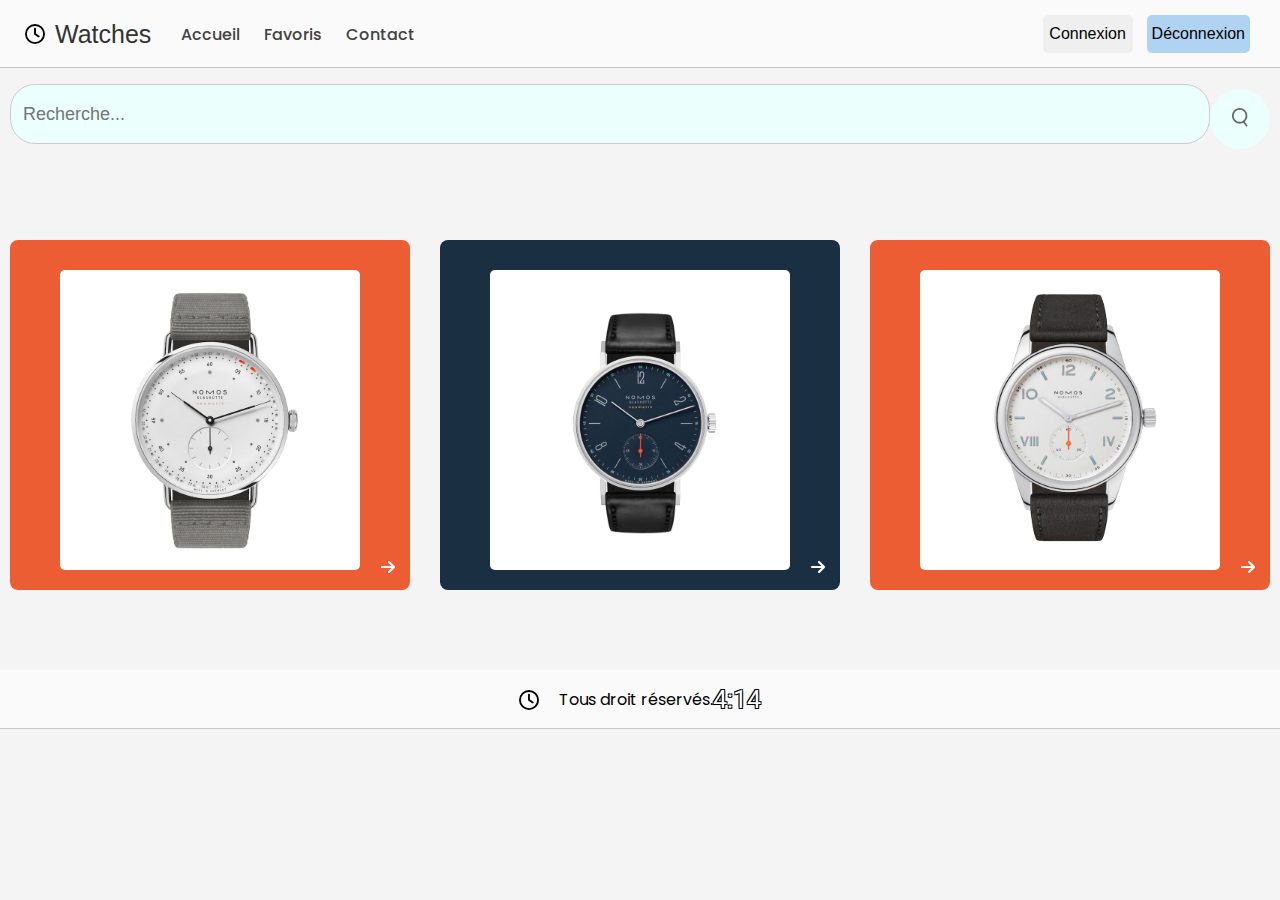
<file: index.html>
<!DOCTYPE html>
<html lang="fr">
<head>
    <meta charset="UTF-8">
    <meta http-equiv="X-UA-Compatible" content="IE=edge">
    <meta name="viewport" content="width=device-width, initial-scale=1.0">
    <link rel="stylesheet" href="assets/css/style.css">
    <link rel="stylesheet" href="assets/css/all.min.css">
    <link rel="preconnect" href="https://fonts.googleapis.com">
    <link rel="preconnect" href="https://fonts.gstatic.com" crossorigin>
    <link href="https://fonts.googleapis.com/css2?family=Poppins&family=Roboto:wght@100&family=Signika:wght@600&display=swap" rel="stylesheet">
    <title>Watches</title>
</head>
<body>
    <header>
      <a id="home"></a>
      <nav>
        <a href="#" class="nav-icon" aria-label="page d'accueil" aria-current="page"><img src="assets/images/clock-regular.svg" alt="icone horloge">
          <span>Watches</span>
        </a>
        <div class="main-nav-links">
          <!-- Hamburger -->
          <button class="hamburger" type="button" aria-label="Toggle Navigation"
          aria-expanded="false">
            <span></span>
            <span></span>
            <span></span>
          </button>
          <div class="navlinks-container">
            <a href="index.html" aria-current="page">Accueil</a>
            <a href="favoris.html" class="fav">Favoris</a>
            <a href="contact.html">Contact</a>
          </div>
        </div>

        <div class="nav-authentication">
          <a href="#" class="sign-user" aria-label="Sign in page">
            <img src="assets/images/user-solid.svg" alt="user icon">
          </a>
          <div class="sign-btns">
            <button type="button">Connexion</button>
            <button type="button">Déconnexion</button>
          </div>
        </div>
      </nav>
    </header>
    
    <main>
      <div class="search">
        <input type="text" placeholder="Recherche..." spellcheck="false">
        <button><img src="assets/images/search.png" alt="icone loupe"></button>
      </div>
      <!-- Card -->
        <div class="card-container">
          <div class="card-wrapper">
            <div class="card">
              <div class="card-front">
                <img src="assets/images/1165_metro_neomatik_41_update_1bn_pr.jpg" alt="photo montre" class="watch">
                <i class="fa-solid fa-arrow-right"></i>
              </div>
              <div class="card-back">
                <p>Marque: Nomos</p>
                <p>Modele: Metro 41 Update </p>
                <p class="card-price">
                  Prix: 3700€
                </p>
                <i class="fa-regular fa-heart"></i>
                <a href="montre.html" class="btn">En savoir plus</a>
              </div>
            </div>
          </div>
          <div class="card-wrapper">
            <div class="card">
              <div class="card-front">
                <img src="assets/images/0177_Tangente_neomatik_nachtblau-2d-front-masked.jpg" alt="photo montre" class="watch">
                <i class="fa-solid fa-arrow-right"></i>
                
              </div>
              <div class="card-back">
                <p>Marque: Nomos</p>
                <p>Modele: Tangente </p>
                <p class="card-price">
                  Prix: 2700€
                </p>
                <i class="fa-regular fa-heart"></i>
                <a href="#" class="btn">En savoir plus</a>
              </div>
            </div>
          </div>
          <div class="card-wrapper">
            <div class="card">
              <div class="card-front">
                <img src="assets/images/0735_0737_club_38_campus-2d-front-masked.jpg" alt="photo montre" class="watch">
                <i class="fa-solid fa-arrow-right"></i>
              </div>
              <div class="card-back">
                <p>Marque: Nomos</p>
                <p>Modele: Club </p>
                <p class="card-price">
                  Prix: 1600€
                </p>
                <i class="fa-regular fa-heart"></i>
                <a href="#" class="btn">En savoir plus</a>
              </div>
            </div>
          </div>
        </div>
    </main>
       
<footer>
      <div class="footer">
        <a href="#home" class="nav-icon" aria-label="page d'accueil" aria-current="page"><img src="assets/images/clock-regular.svg" alt="icone horloge"></a>
        <span>
              Tous droit réservés.
        </span>
        <!-- Horloge numérique -->
        <div id="time"></div>
      </div>
</footer>
<!-- JS  -->
<script src="assets/js/script.js"></script>
</body>
</html>
</file>
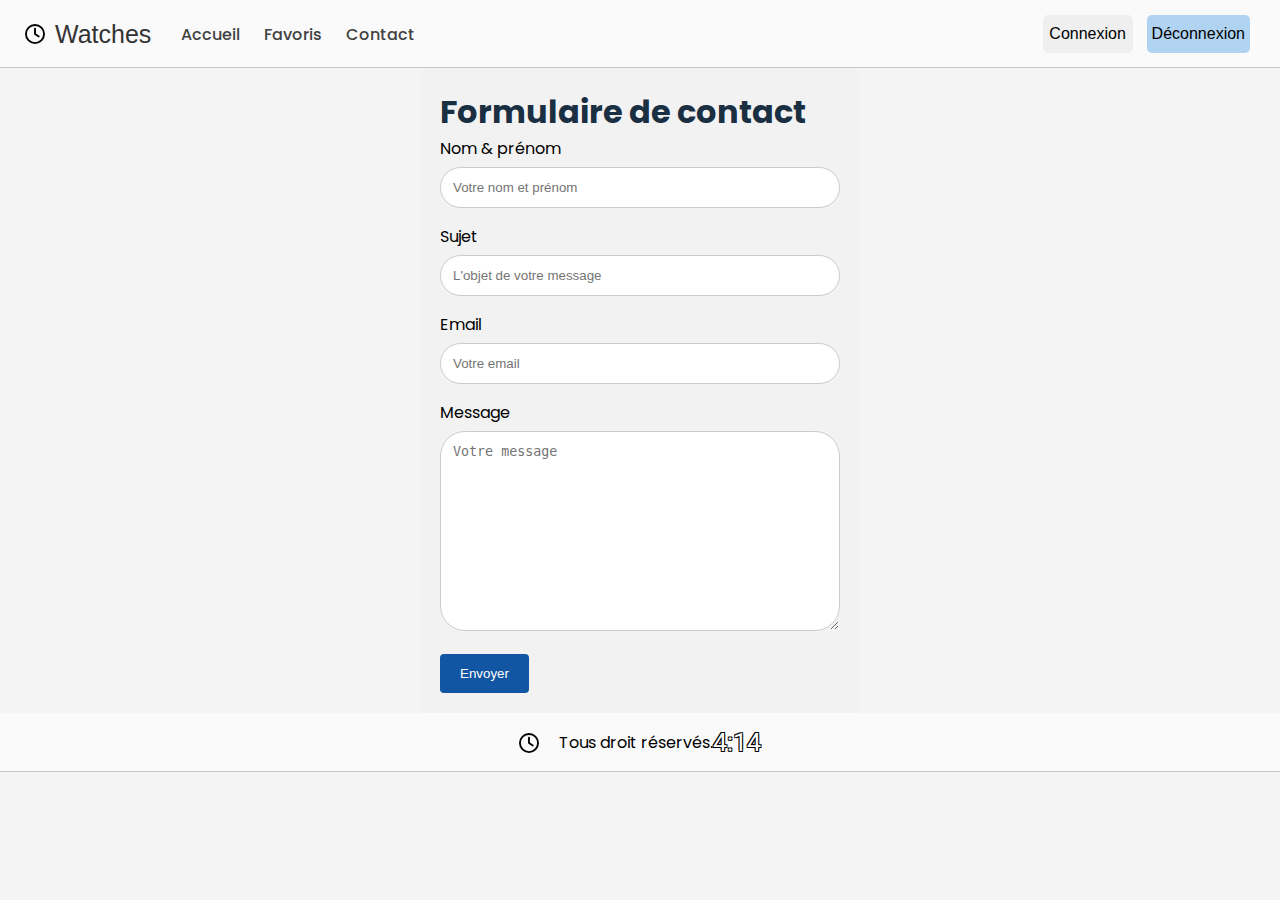
<file: contact.html>
<!DOCTYPE html>
<html lang="fr">
<head>
    <meta charset="UTF-8">
    <meta http-equiv="X-UA-Compatible" content="IE=edge">
    <meta name="viewport" content="width=device-width, initial-scale=1.0">
    <link rel="stylesheet" href="assets/css/style.css">
    <link rel="stylesheet" href="assets/css/all.min.css">
    <link rel="preconnect" href="https://fonts.googleapis.com">
    <link rel="preconnect" href="https://fonts.gstatic.com" crossorigin>
    <link href="https://fonts.googleapis.com/css2?family=Poppins&family=Roboto:wght@100&family=Signika:wght@600&display=swap" rel="stylesheet">
    <title>Watches</title>
</head>
<body>
    <header>
      <nav>
        <a href="index.html" class="nav-icon" aria-label="page d'accueil" aria-current="page"><img src="assets/images/clock-regular.svg" alt="icone horloge">
          <span>Watches</span>
        </a>
        <div class="main-nav-links">
          <button class="hamburger" type="button" aria-label="Toggle Navigation"
          aria-expanded="false">
            <span></span>
            <span></span>
            <span></span>
          </button>
          <div class="navlinks-container">
            <a href="index.html" aria-current="page">Accueil</a>
            <a href="favoris.html">Favoris</a>
            <a href="#">Contact</a>
          </div>
        </div>

        <div class="nav-authentication">
          <a href="#" class="sign-user" aria-label="Sign in page">
            <img src="assets/images/user-solid.svg" alt="user icon">
          </a>
          <div class="sign-btns">
            <button type="button">Connexion</button>
            <button type="button">Déconnexion</button>
          </div>
        </div>
      </nav>
    </header>
    <div class="container">
        <h1>Formulaire de contact</h1>
        <form action="/action_page.php">
          <label for="fname">Nom & prénom</label>
          <input type="text" id="fname" name="firstname" placeholder="Votre nom et prénom">
      
          <label for="sujet">Sujet</label>
          <input type="text" id="sujet" name="sujet" placeholder="L'objet de votre message">
      
          <label for="emailAddress">Email</label>
          <input id="emailAddress" type="email" name="email" placeholder="Votre email">
      
      
          <label for="subject">Message</label>
          <textarea id="subject" name="subject" placeholder="Votre message" style="height:200px"></textarea>
      
          <input type="submit" value="Envoyer">
        </form>
      </div>
        
      <footer>
        <div class="footer">
          <a href="#home" class="nav-icon" aria-label="page d'accueil" aria-current="page"><img src="assets/images/clock-regular.svg" alt="icone horloge"></a>
          <span>
                Tous droit réservés.
          </span>
          <!-- Horloge numérique -->
          <div id="time"></div>
        </div>
  </footer>
    <!-- JS  -->
    <script src="assets/js/script.js"></script>    
</body>
</html>
</file>
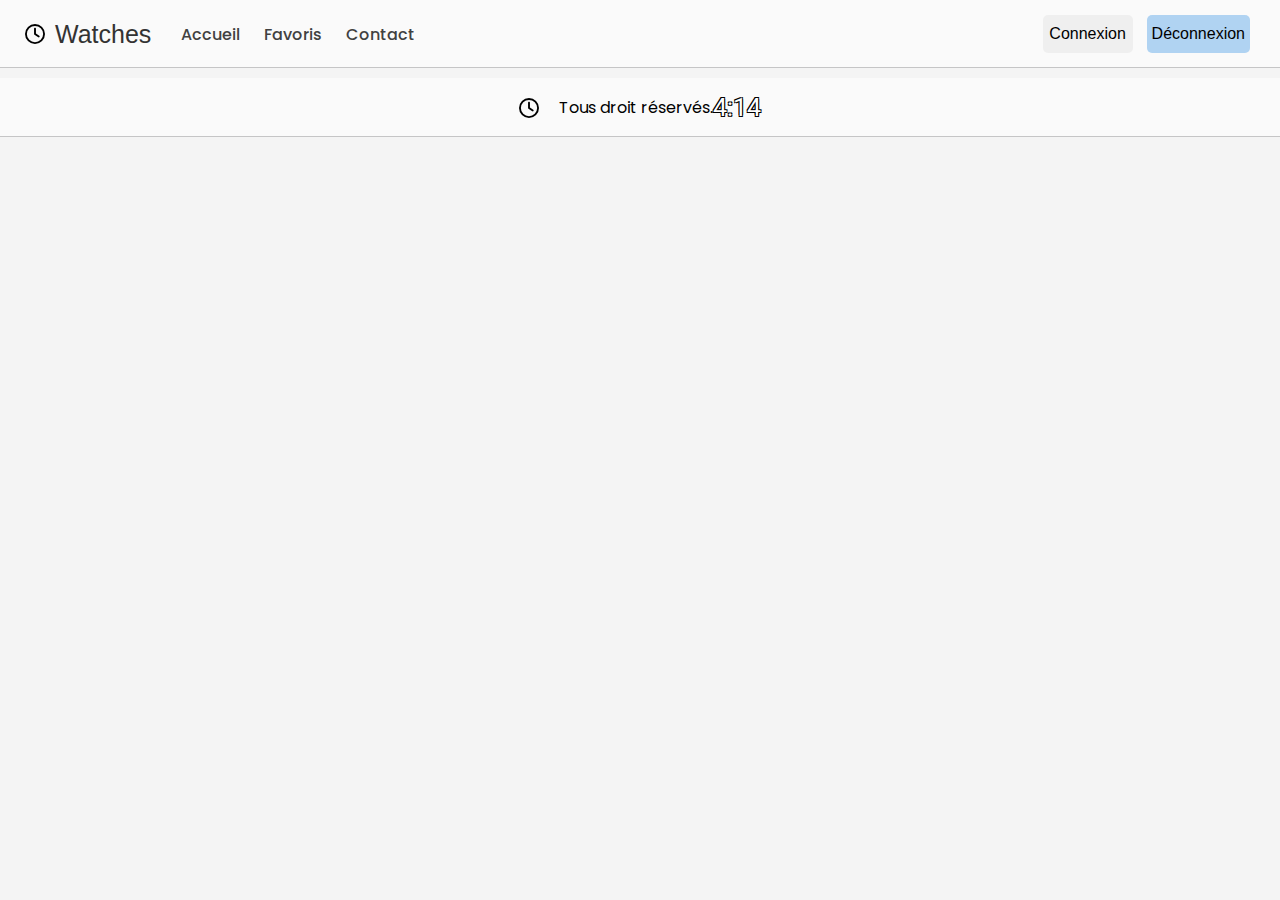
<file: favoris.html>
<!DOCTYPE html>
<html lang="fr">
<head>
    <meta charset="UTF-8">
    <meta http-equiv="X-UA-Compatible" content="IE=edge">
    <meta name="viewport" content="width=device-width, initial-scale=1.0">
    <link rel="stylesheet" href="assets/css/style.css">
    <link rel="stylesheet" href="assets/css/all.min.css">
    <link rel="preconnect" href="https://fonts.googleapis.com">
    <link rel="preconnect" href="https://fonts.gstatic.com" crossorigin>
    <link href="https://fonts.googleapis.com/css2?family=Poppins&family=Roboto:wght@100&family=Signika:wght@600&display=swap" rel="stylesheet">
    <title>Watches</title>
</head>
<body>
    <header>
      <nav>
        <a href="#" class="nav-icon" aria-label="page d'accueil" aria-current="page"><img src="assets/images/clock-regular.svg" alt="icone horloge">
          <span>Watches</span>
        </a>
        <div class="main-nav-links">
          <button class="hamburger" type="button" aria-label="Toggle Navigation"
          aria-expanded="false">
            <span></span>
            <span></span>
            <span></span>
          </button>
          <div class="navlinks-container">
            <a href="index.html" aria-current="page">Accueil</a>
            <a href="#">Favoris</a>
            <a href="contact.html">Contact</a>
          </div>
        </div>

        <div class="nav-authentication">
          <a href="#" class="sign-user" aria-label="Sign in page">
            <img src="assets/images/user-solid.svg" alt="user icon">
          </a>
          <div class="sign-btns">
            <button type="button">Connexion</button>
            <button type="button">Déconnexion</button>
          </div>
        </div>
      </nav>
    </header>
    
    <main>
      
        
    </main>
        
    <footer>
      <div class="footer">
        <a href="#home" class="nav-icon" aria-label="page d'accueil" aria-current="page"><img src="assets/images/clock-regular.svg" alt="icone horloge"></a>
        <span>
              Tous droit réservés.
        </span>
        <!-- Horloge numérique -->
        <div id="time"></div>
      </div>
</footer>
    <!-- JS  -->
    <script src="assets/js/script.js"></script>    
</body>
</html>
</file>
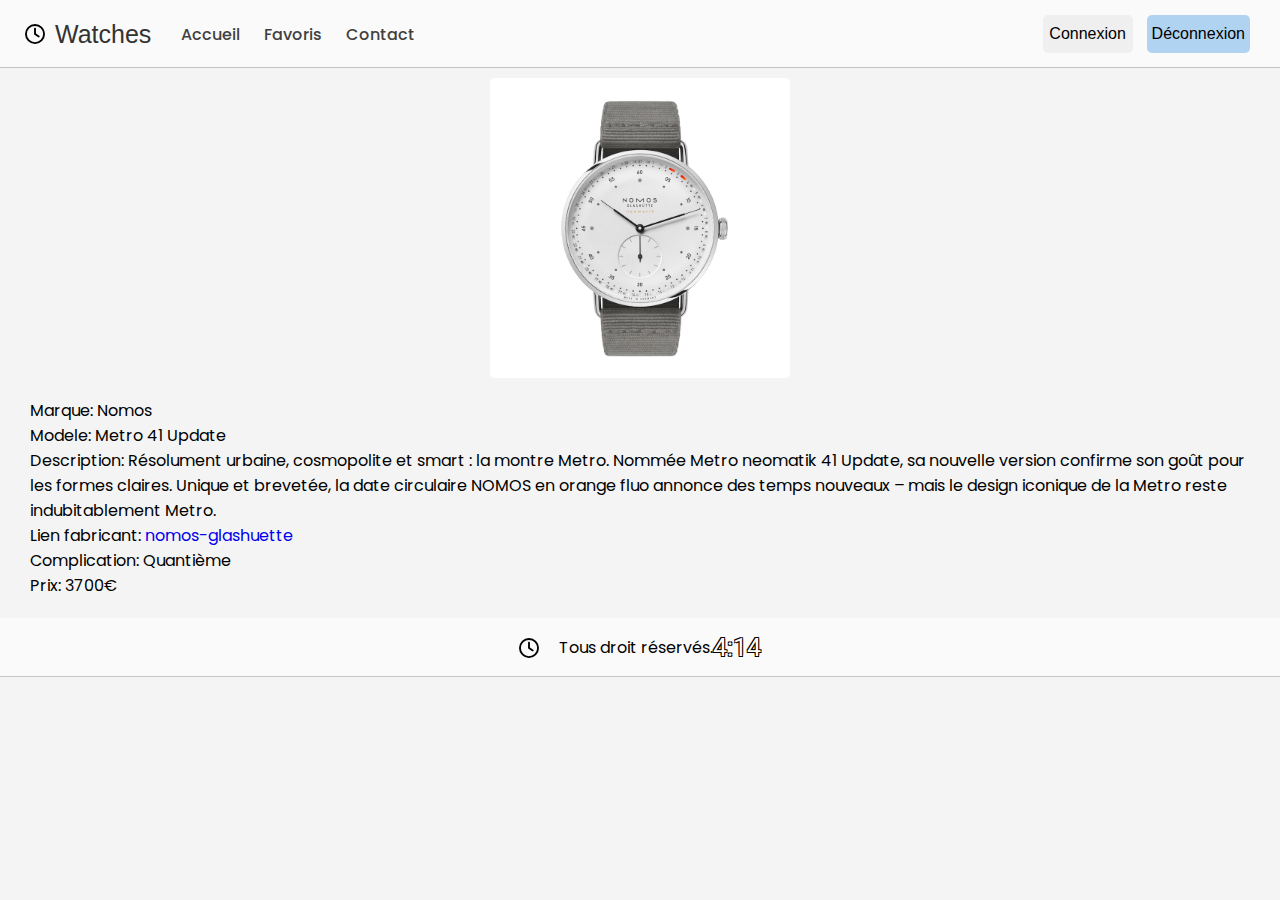
<file: montre.html>
<!DOCTYPE html>
<html lang="fr">
<head>
    <meta charset="UTF-8">
    <meta http-equiv="X-UA-Compatible" content="IE=edge">
    <meta name="viewport" content="width=device-width, initial-scale=1.0">
    <link rel="stylesheet" href="assets/css/style.css">
    <link rel="stylesheet" href="assets/css/all.min.css">
    <link rel="preconnect" href="https://fonts.googleapis.com">
    <link rel="preconnect" href="https://fonts.gstatic.com" crossorigin>
    <link href="https://fonts.googleapis.com/css2?family=Poppins&family=Roboto:wght@100&family=Signika:wght@600&display=swap" rel="stylesheet">
    <title>Watches</title>
</head>
<body>
    <header>
      <nav>
        <a href="index.html" class="nav-icon" aria-label="page d'accueil" aria-current="page"><img src="assets/images/clock-regular.svg" alt="icone horloge">
          <span>Watches</span>
        </a>
        <div class="main-nav-links">
          <!-- Hamburger -->
          <button class="hamburger" type="button" aria-label="Toggle Navigation"
          aria-expanded="false">
            <span></span>
            <span></span>
            <span></span>
          </button>
          <div class="navlinks-container">
            <a href="index.html" aria-current="page">Accueil</a>
            <a href="favoris.html" class="fav">Favoris</a>
            <a href="contact.html">Contact</a>
          </div>
        </div>

        <div class="nav-authentication">
          <a href="#" class="sign-user" aria-label="Sign in page">
            <img src="assets/images/user-solid.svg" alt="user icon">
          </a>
          <div class="sign-btns">
            <button type="button">Connexion</button>
            <button type="button">Déconnexion</button>
          </div>
        </div>
      </nav>
    </header>
    
    <main>
      <!-- Card -->
        <div class="">
          <div class="">
            <div class="">
              <div class="product">
                <img src="assets/images/1165_metro_neomatik_41_update_1bn_pr.jpg" alt="photo montre" class="watch">
              </div>
              <div class="montre">
                <p>Marque: Nomos</p>
                <p>Modele: Metro 41 Update </p>
                <p>Description: Résolument urbaine, cosmopolite et smart : la montre Metro. Nommée Metro neomatik 41 Update, sa nouvelle version confirme son goût pour les formes claires. Unique et brevetée, la date circulaire NOMOS en orange fluo annonce des temps nouveaux – mais le design iconique de la Metro reste indubitablement Metro.</p>
                <p>Lien fabricant:<a href="https://nomos-glashuette.com/fr/store/montres/bestseller?o=12&cf=6#/fr/metro/metro-neomatik-41-update-1165" target="_blank"> nomos-glashuette</a></p>
                <p>Complication: Quantième</p>
                <p class="montre-price">
                  Prix: 3700€
                </p>
              </div>
            </div>
          </div>
        </div>
    </main>
        
<footer>
      <div class="footer">
        <a href="#home" class="nav-icon" aria-label="page d'accueil" aria-current="page"><img src="assets/images/clock-regular.svg" alt="icone horloge"></a>
        <span>
              Tous droit réservés.
        </span>
        <!-- Horloge numérique -->
        <div id="time"></div>
      </div>
</footer>
    <!-- JS  -->
    <script src="assets/js/script.js"></script>    
</body>
</html>
</file>
<file: assets/css/style.css>
*,
::before,
::after {
    box-sizing: border-box;
    margin: 0;
    padding: 0;
}

body {
    background: #f4f4f4;
    font-family: 'Poppins', sans-serif;
}

nav {
    width: 100%;
    display: flex;
    align-items: center;
    padding: 15px 25px;
    background: #fafafa;
    box-shadow: inset 0px -1px 0px #c5c5c6;
}

.nav-icon {
    display: flex;
    align-items: center;
    text-decoration: none;
    margin-right: 20px;
}

.nav-icon span {
    font-family: Roboto Flex, sans-serif;
    font-size: 25px;
    margin-left: 10px;
    font-weight: 400;
    color: #333;   
}

.nav-icon img {
    width: 20px;
}

.hamburger {
    display: none;
}

.navlinks-container a{
    margin: 0 10px;
    font-size: 16px; 
    font-weight: 500;
    text-decoration: none;
    color: #414141;
    display: inline-block;
    position: relative;
}

.navlinks-container a::after{
    content: "";
    display: block;
    position: absolute;
    bottom: -3px;
    width: 100%;
    height: 1px;
    transform: scaleX(0);
    transform-origin: left;
    background: #333;
    transition: transform 0.3s ease-out;
}

.navlinks-container a:hover::after{
    transform: scaleX(1);
}

.nav-authentication{
    margin-left: auto;
}

.sign-btns button {
    font-family: Roboto Flex, sans-serif;
    font-size: 16px;
    min-width: 90px;
    padding: 10px 5px;
    margin: 0 5px;
    border-radius: 5px;
    cursor: pointer;
    border: none;
}

.sign-btns button:nth-child(2){
    border: none;
    background: #92c3eeb7;
}

.sign-user {
    display: none;
}

@media (max-width: 900px) {
    nav {
        padding: 15px 20px;
        position: relative;
    }

    .nav-icon {
        order: 2;
        margin: 0 auto;
    }

    .nav-icon span {  
        font-size: 22px;
    }

    .main-navlinks{
        order: 1;
    }
    /* Hamburger */
    .hamburger {
        width: 20px;
        height: 20px;
        cursor: pointer;
        border: none;
        display: flex;
        background: #fafafa;
        align-items: center;
        position: relative;
    }

    .hamburger span {
        display: block;
        width: 100%;
        height: 2px;
        background: #333;
        position: absolute;
        pointer-events: none;
        transition: opacity 0.3s 0.15s ease-out;
    }

    .hamburger span:nth-child(1),
    .hamburger span:nth-child(3) {
        transition: transform 0.3s ease-out;
    }

    .hamburger span:nth-child(1) {
        transform: translateY(7px);
    }

    .hamburger span:nth-child(3) {
        transform: translateY(-7px);
    }

    .hamburger.open span:nth-child(1) {
        transform: translate(0) rotate(135deg);
    }
    .hamburger.open span:nth-child(2) {
        opacity: 0;
        transition: opacity 0s ease-out;
    }
    .hamburger.open span:nth-child(3) {
        transform: translate(0) rotate(-135deg);
    }

    .navlinks-container {
        z-index: 1000;
        display: flex;
        flex-direction: column;
        align-items: flex-start;
        position: absolute;
        background: #fafafa;
        top: 100%;
        left: 0;
        height: 100vh;
        padding: 15px 50px 15px 20px;
        border-right: 1px solid #c5c5c6;
        transform: translate(-100%);
        /* transition: transform 0.3s ease-out; */
    }

    .open {
        transform: translate(0%);
    }

    .navlinks-container a {
        font-size: 18px;
        margin: 10px 0;
    }

    .nav-authentication {
        order: 3;
        margin-left: 0;
    }

    .sign-btns {
        display: none;
    }

    .sign-user {
        display: block;
        cursor: pointer;
        border: none;
    }

    .sign-user img {
        width: 20px;
    }
}

@media (max-width: 500px) {
    .nav-icon img {
        width: 30px;
    }

    .nav-icon span {
        font-size: 20px;
    }
}

main {
    margin: 10px;
}

.search{
    width: 100%;
    display: flex;
    align-items: center;
    justify-content: space-between;
}

.search input{
    border: 0;
    outline: 0;
    background: #ebfffc;
    color: #555;
    padding: 10px 25px;
    height: 60px;
    border-radius: 50px;
    flex: 1;
    margin-right: 16px;
    font-size: 18px;
}

.search button{
    border: 0;
    outline: 0;
    background: #ebfffc;
    border-radius: 50%;
    width: 60px;
    height: 60px;
    cursor: pointer;
}

.search button img{
    width: 16px;
}

.container {
    width: 90%;
    max-width: 1400px;
    margin: auto;

}

.card-container {
    display: grid;
    grid-template-columns: repeat(auto-fill, minmax(350px, 1fr));
    grid-gap: 30px;
    margin: 80px 0;

}

.card-wrapper {
    position: relative;
    min-height: 350px;
    perspective: 2000px;
    perspective-origin: top;
}

.card-wrapper:hover .card {
    transform: rotateY(180deg);
}

.card {
    position: relative;
    height: 100%;
    transform-style: preserve-3d;
    transition: transform 0.8s cubic-bezier(0.86,0,0.07,1);
    color: white;
    font-weight: bold;
}

.card-front,
.card-back {
    position: absolute;
    height: 100%;
    width: 100%;
    padding: 30px;
    border-radius: 8px;
    backface-visibility: hidden;
    -webkit-backface-visibility: hidden;
}

.card-front {
    background: #ed5d34;
    display: flex;
    flex-direction: column;
    justify-content: space-between;
}

.card-wrapper:nth-child(even) .card-front {
    background-color: #1a2f42;
}

.card-front p {
    font-size: 25px;
    line-height: 35px;
}

.fa-solid {
    position: absolute;
    right: 15px;
    bottom: 15px;
}

.card-back {
    background: #ed5d34;
    transform: rotateY(180deg);
    display: flex;
    flex-direction: column;
    justify-content: space-between;
}

.card-wrapper:nth-child(even) .card-back {
    background-color: #1a2f42;
}

.card-back a {
    display: inline-block;
    border-radius: 10px;
    padding: 15px;
    text-decoration: none;
    text-transform: uppercase;
    text-align: center;
    letter-spacing: 1.5px;
    font-weight: normal;
    background-color: #fff;
    font-size: 14px;
    color: #333;
    transition: background-color 0.3s ease-out,
    color 0.3s ease-out;
}

.card-wrapper:nth-child(odd) .card-back a:hover {
    background-color: #1a2f42;
    color: #fff;
}
.card-wrapper:nth-child(even) .card-back a:hover {
    background-color: #ed5d34;
    color: #fff;
}

.watch {
    width: 300px;
    border-radius: 5px;
    margin: auto;
    
}

/* Contact */

input[type=text], textarea, input[type=email] {
    width: 100%;
    padding: 12px;
    border: 1px solid #ccc;
    border-radius: 25px;
    box-sizing: border-box;
    margin-top: 6px;
    margin-bottom: 16px;
    margin-right: 0px;
    margin-left: 0px;
    resize: vertical;
}

label {
    margin-right: 0px;
    margin-left: 0px;
    width: 100%;
}
  
input[type=submit] {
    background-color: #1255a2;
    color: white;
    padding: 12px 20px;
    border: none;
    border-radius: 4px;
    cursor: pointer;
}
  
input[type=submit]:hover {
    background-color: #1872D9;
}
  
.container {
    /* Ajouter box-sizing */
    box-sizing : border-box;
    border-radius:5px;
    background-color:#f2f2f2;
    padding:20px;
    width: 100%;
    /* redéfinition 400 + 2*20 */
    max-width: 440px;
    margin:0 auto;
}

h1  {
    color: #1a2f42;
    width: 100%;
}

/* Footer */
.footer {
    width: 100%;
    display: flex;
    align-items: center;
    justify-content: center;
    padding: 15px 25px;
    background: #fafafa;
    box-shadow: inset 0px -1px 0px #c5c5c6;
}

#time {
    font-size: 25px;
    font-family: 'Roboto', sans-serif;
    color: #ffffff;
    text-shadow:
     -1px -1px 0 #000,
      1px -1px 0 #000,
      -1px 1px 0 #000,
       1px 1px 0 #000;
}

.montre{
    margin: 20px;
}

.montre a {
    outline: none;
    text-decoration: none;
}

.product{
    display: flex;
}

.product img {
    width:300px;
    height:300px;
}

.product img:hover {
    width:400px;
    height:400px;
}
</file>
